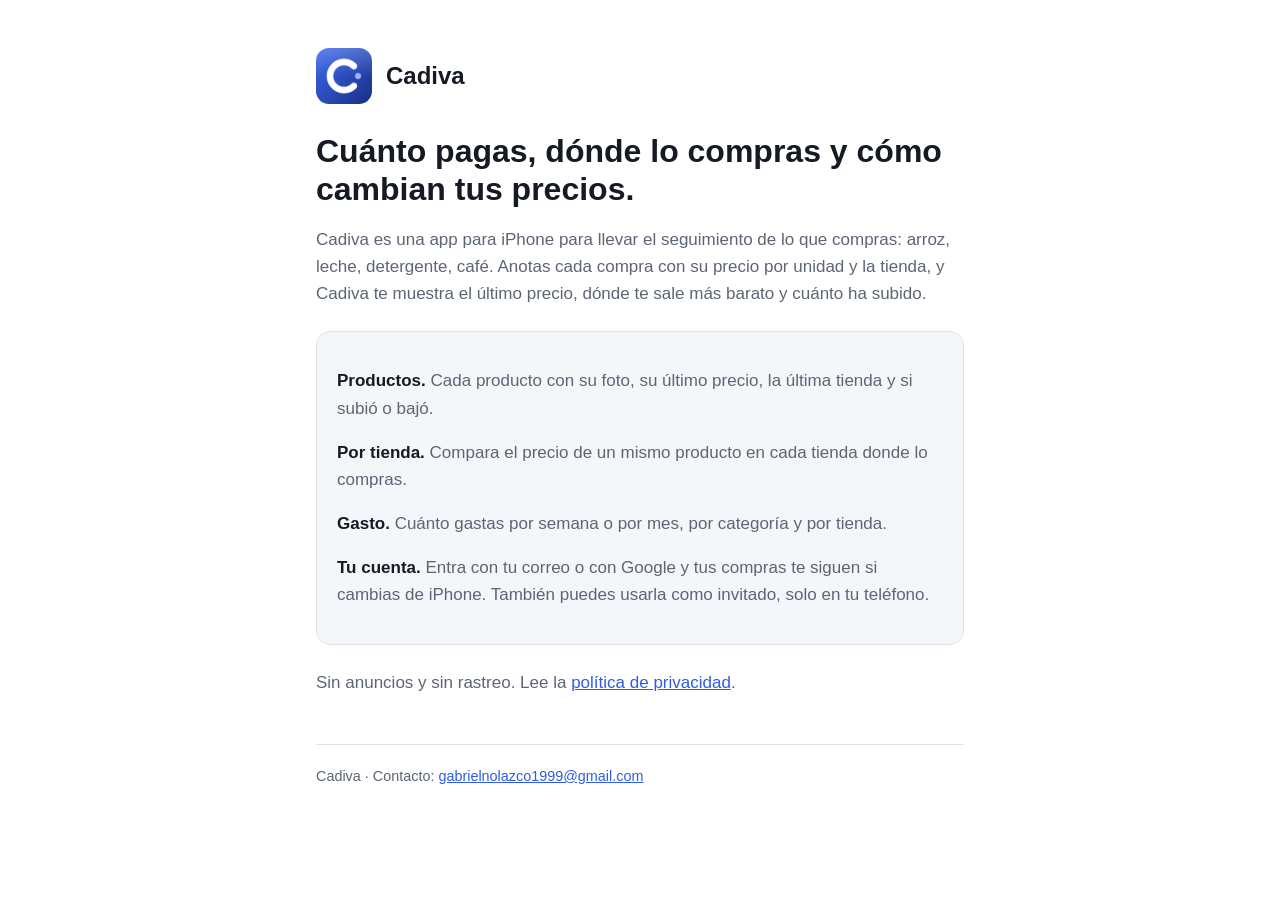
<file: index.html>
<!doctype html>
<html lang="es-PE">
<head>
  <meta charset="utf-8">
  <meta name="viewport" content="width=device-width, initial-scale=1">
  <title>Cadiva</title>
  <meta name="description" content="Cadiva: cuánto pagas, dónde lo compras y cómo cambian tus precios.">
  <link rel="icon" href="icono.png">
  <link rel="stylesheet" href="estilo.css">
</head>
<body>
<main>
  <header>
    <img src="icono.png" alt="">
    <a href="./">Cadiva</a>
  </header>

  <h1>Cuánto pagas, dónde lo compras y cómo cambian tus precios.</h1>
  <p>Cadiva es una app para iPhone para llevar el seguimiento de lo que compras: arroz, leche, detergente, café. Anotas cada compra con su precio por unidad y la tienda, y Cadiva te muestra el último precio, dónde te sale más barato y cuánto ha subido.</p>

  <div class="tarjeta">
    <p><strong>Productos.</strong> Cada producto con su foto, su último precio, la última tienda y si subió o bajó.</p>
    <p><strong>Por tienda.</strong> Compara el precio de un mismo producto en cada tienda donde lo compras.</p>
    <p><strong>Gasto.</strong> Cuánto gastas por semana o por mes, por categoría y por tienda.</p>
    <p><strong>Tu cuenta.</strong> Entra con tu correo o con Google y tus compras te siguen si cambias de iPhone. También puedes usarla como invitado, solo en tu teléfono.</p>
  </div>

  <p>Sin anuncios y sin rastreo. Lee la <a href="privacidad.html">política de privacidad</a>.</p>

  <footer>
    Cadiva · Contacto: <a href="mailto:gabrielnolazco1999@gmail.com">gabrielnolazco1999@gmail.com</a>
  </footer>
</main>
</body>
</html>
</file>
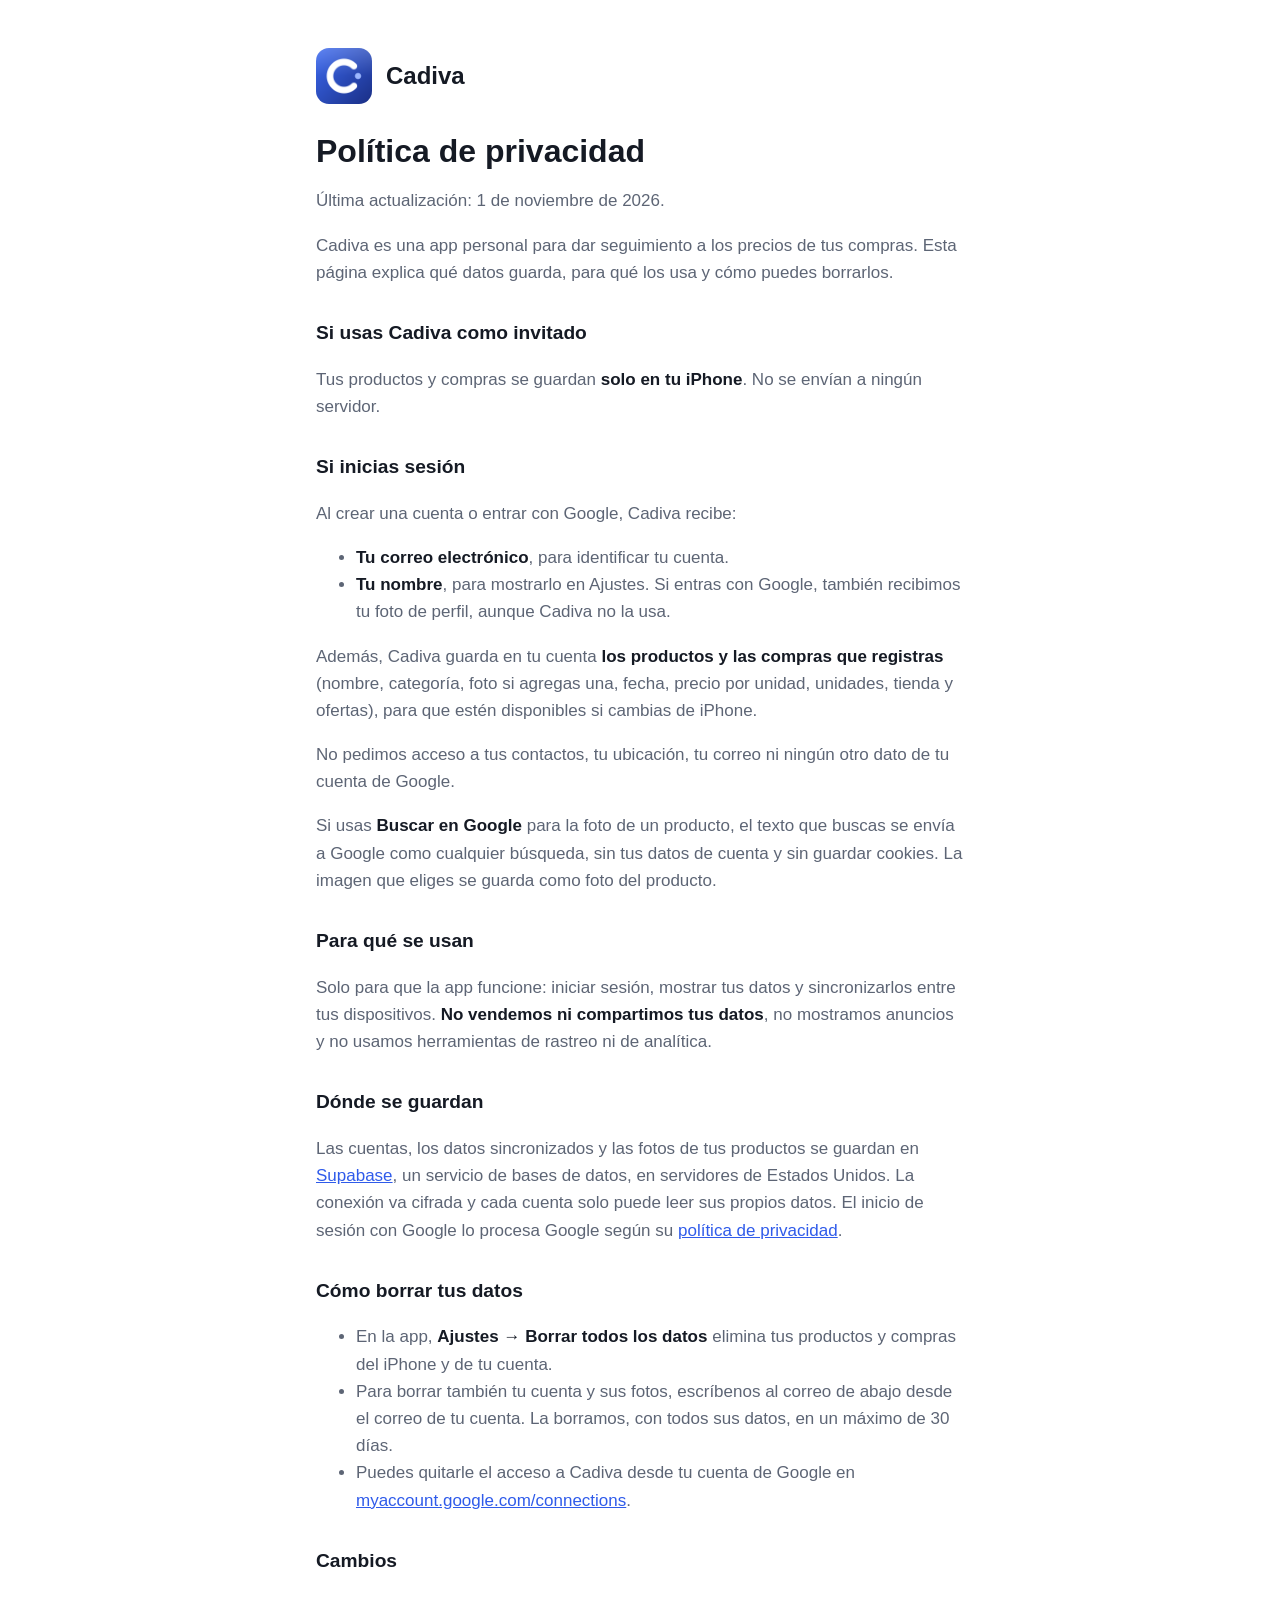
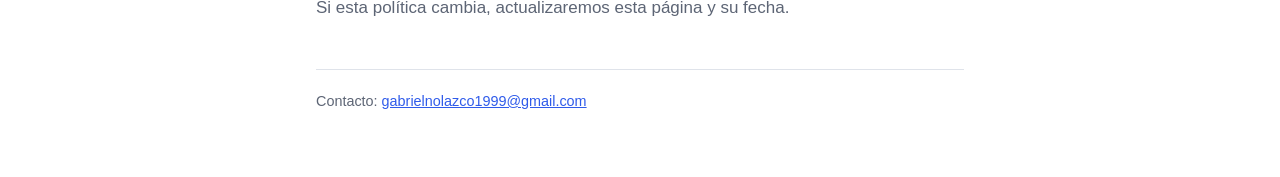
<file: privacidad.html>
<!doctype html>
<html lang="es-PE">
<head>
  <meta charset="utf-8">
  <meta name="viewport" content="width=device-width, initial-scale=1">
  <title>Privacidad de Cadiva</title>
  <meta name="description" content="Qué datos guarda Cadiva, para qué y cómo borrarlos.">
  <link rel="icon" href="icono.png">
  <link rel="stylesheet" href="estilo.css">
</head>
<body>
<main>
  <header>
    <img src="icono.png" alt="">
    <a href="./">Cadiva</a>
  </header>

  <h1>Política de privacidad</h1>
  <p>Última actualización: 1 de noviembre de 2026.</p>

  <p>Cadiva es una app personal para dar seguimiento a los precios de tus compras. Esta página explica qué datos guarda, para qué los usa y cómo puedes borrarlos.</p>

  <h2>Si usas Cadiva como invitado</h2>
  <p>Tus productos y compras se guardan <strong>solo en tu iPhone</strong>. No se envían a ningún servidor.</p>

  <h2>Si inicias sesión</h2>
  <p>Al crear una cuenta o entrar con Google, Cadiva recibe:</p>
  <ul>
    <li><strong>Tu correo electrónico</strong>, para identificar tu cuenta.</li>
    <li><strong>Tu nombre</strong>, para mostrarlo en Ajustes. Si entras con Google, también recibimos tu foto de perfil, aunque Cadiva no la usa.</li>
  </ul>
  <p>Además, Cadiva guarda en tu cuenta <strong>los productos y las compras que registras</strong> (nombre, categoría, foto si agregas una, fecha, precio por unidad, unidades, tienda y ofertas), para que estén disponibles si cambias de iPhone.</p>
  <p>No pedimos acceso a tus contactos, tu ubicación, tu correo ni ningún otro dato de tu cuenta de Google.</p>
  <p>Si usas <strong>Buscar en Google</strong> para la foto de un producto, el texto que buscas se envía a Google como cualquier búsqueda, sin tus datos de cuenta y sin guardar cookies. La imagen que eliges se guarda como foto del producto.</p>

  <h2>Para qué se usan</h2>
  <p>Solo para que la app funcione: iniciar sesión, mostrar tus datos y sincronizarlos entre tus dispositivos. <strong>No vendemos ni compartimos tus datos</strong>, no mostramos anuncios y no usamos herramientas de rastreo ni de analítica.</p>

  <h2>Dónde se guardan</h2>
  <p>Las cuentas, los datos sincronizados y las fotos de tus productos se guardan en <a href="https://supabase.com/privacy">Supabase</a>, un servicio de bases de datos, en servidores de Estados Unidos. La conexión va cifrada y cada cuenta solo puede leer sus propios datos. El inicio de sesión con Google lo procesa Google según su <a href="https://policies.google.com/privacy">política de privacidad</a>.</p>

  <h2>Cómo borrar tus datos</h2>
  <ul>
    <li>En la app, <strong>Ajustes → Borrar todos los datos</strong> elimina tus productos y compras del iPhone y de tu cuenta.</li>
    <li>Para borrar también tu cuenta y sus fotos, escríbenos al correo de abajo desde el correo de tu cuenta. La borramos, con todos sus datos, en un máximo de 30 días.</li>
    <li>Puedes quitarle el acceso a Cadiva desde tu cuenta de Google en <a href="https://myaccount.google.com/connections">myaccount.google.com/connections</a>.</li>
  </ul>

  <h2>Cambios</h2>
  <p>Si esta política cambia, actualizaremos esta página y su fecha.</p>

  <footer>
    Contacto: <a href="mailto:gabrielnolazco1999@gmail.com">gabrielnolazco1999@gmail.com</a>
  </footer>
</main>
</body>
</html>
</file>
<file: estilo.css>
:root {
  --fondo: #ffffff;
  --superficie: #f4f6f9;
  --texto: #151a24;
  --texto-secundario: #5d6575;
  --marca: #2f5bea;
  --borde: #dfe3ea;
  color-scheme: light dark;
}
@media (prefers-color-scheme: dark) {
  :root {
    --fondo: #0a0c11;
    --superficie: #151922;
    --texto: #eef1f7;
    --texto-secundario: #98a1b3;
    --marca: #7c9bff;
    --borde: #252a36;
  }
}
* { box-sizing: border-box; }
body {
  margin: 0;
  background: var(--fondo);
  color: var(--texto);
  font: 17px/1.6 -apple-system, BlinkMacSystemFont, "Segoe UI", Roboto, sans-serif;
}
main { max-width: 680px; margin: 0 auto; padding: 48px 16px 64px; }
header { display: flex; align-items: center; gap: 14px; margin-bottom: 28px; }
header img { width: 56px; height: 56px; border-radius: 13px; }
header a { color: inherit; text-decoration: none; font-weight: 700; font-size: 1.5rem; }
h1 { font-size: 2rem; line-height: 1.2; margin: 0 0 12px; }
h2 { font-size: 1.2rem; margin: 32px 0 8px; }
p, li { color: var(--texto-secundario); }
strong { color: var(--texto); }
a { color: var(--marca); }
.tarjeta { background: var(--superficie); border: 1px solid var(--borde); border-radius: 14px; padding: 18px 20px; margin: 24px 0; }
footer { margin-top: 48px; padding-top: 20px; border-top: 1px solid var(--borde); font-size: .9rem; color: var(--texto-secundario); }
</file>
